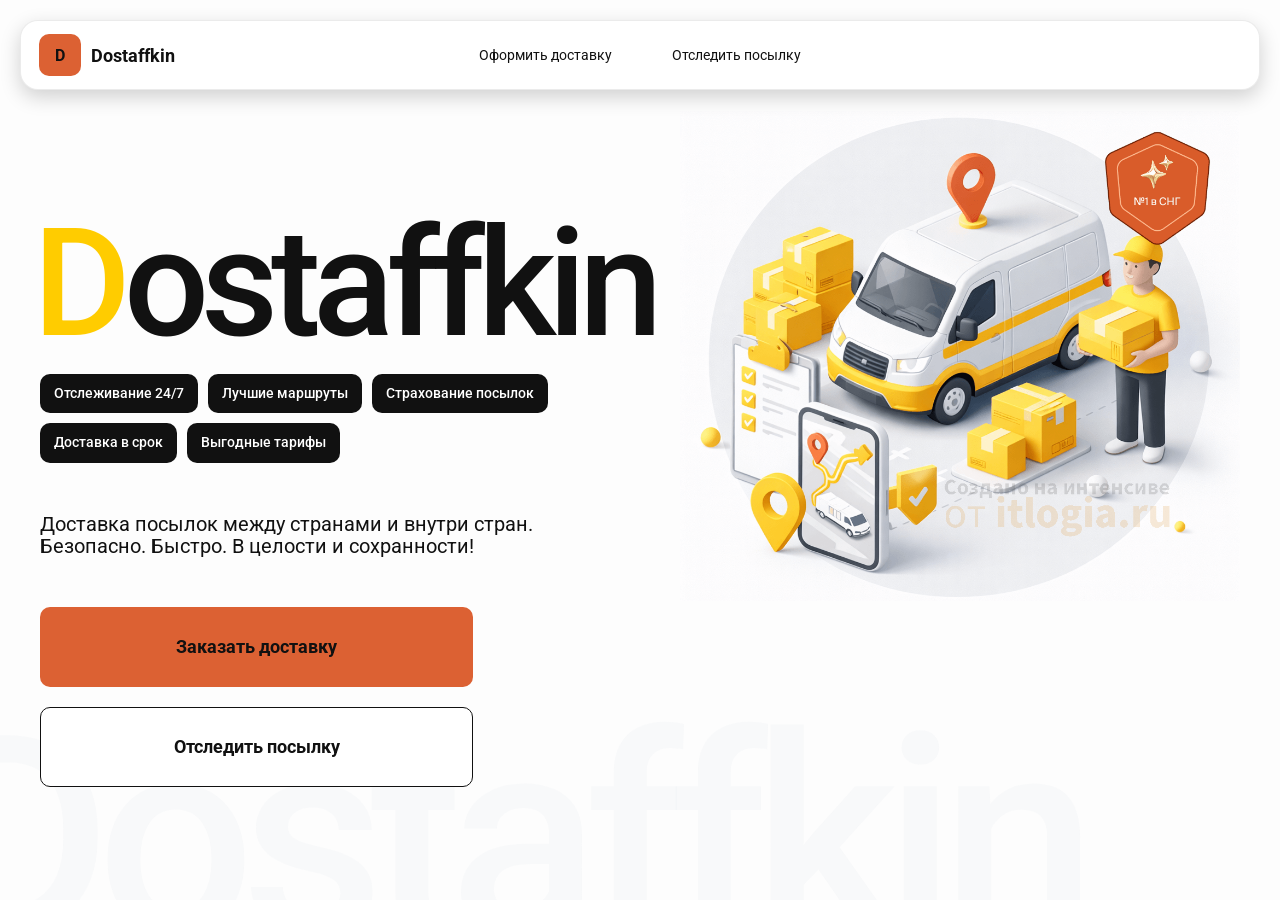
<file: index.html>
<!doctype html>
<html lang="ru">
  <head>
    <meta charset="UTF-8" />
    <meta
      name="viewport"
      content="width=device-width,initial-scale=1,maximum-scale=1,user-scalable=0"
    />
    <title>
      Dostaffkin — Доставка посылок между странами и внутри стран. Безопасно.
      Быстро. В целости и сохранности!
    </title>
    <link rel="stylesheet" href="styles/base.css" />
    <link rel="stylesheet" href="styles/base_adaptive.css" />
    <link rel="stylesheet" href="styles/index.css" />
    <link rel="stylesheet" href="styles/index_adaptive.css" />
  </head>
  <body>
    <div class="container">
      <header class="header">
        <a class="header-brand" href="#">
          <div class="header-logo">D</div>
          <div class="header-title">Dostaffkin</div>
        </a>
        <nav class="header-menu">
          <a class="header-link" href="./order.html"
            >Оформить <span>доставку</span></a
          >
          <a class="header-link" href="./track.html"
            >Отследить <span>посылку</span></a
          >
        </nav>
      </header>
      <main class="main">
        <section class="main-info">
          <div class="main-title"><span>D</span>ostaffkin</div>
          <div class="main-features">
            <div class="main-feature">Отслеживание 24/7</div>
            <div class="main-feature">Лучшие маршруты</div>
            <div class="main-feature">Страхование посылок</div>
            <div class="main-feature">Доставка в срок</div>
            <div class="main-feature">Выгодные тарифы</div>
          </div>
          <div class="main-description">
            Доставка посылок между странами и внутри стран. Безопасно. Быстро. В
            целости и сохранности!
          </div>
          <div class="main-actions">
            <a class="button" type="button" href="./order.html"
              >Заказать доставку</a
            >
            <a class="button button-white" type="button" href="./track.html"
              >Отследить посылку</a
            >
          </div>
        </section>
        <div class="main-title-ghost">Dostaffkin</div>
        <section class="main-image">
          <img src="images/main-image.png" alt="Main image" />
        </section>
      </main>
    </div>
  </body>
</html>
</file>
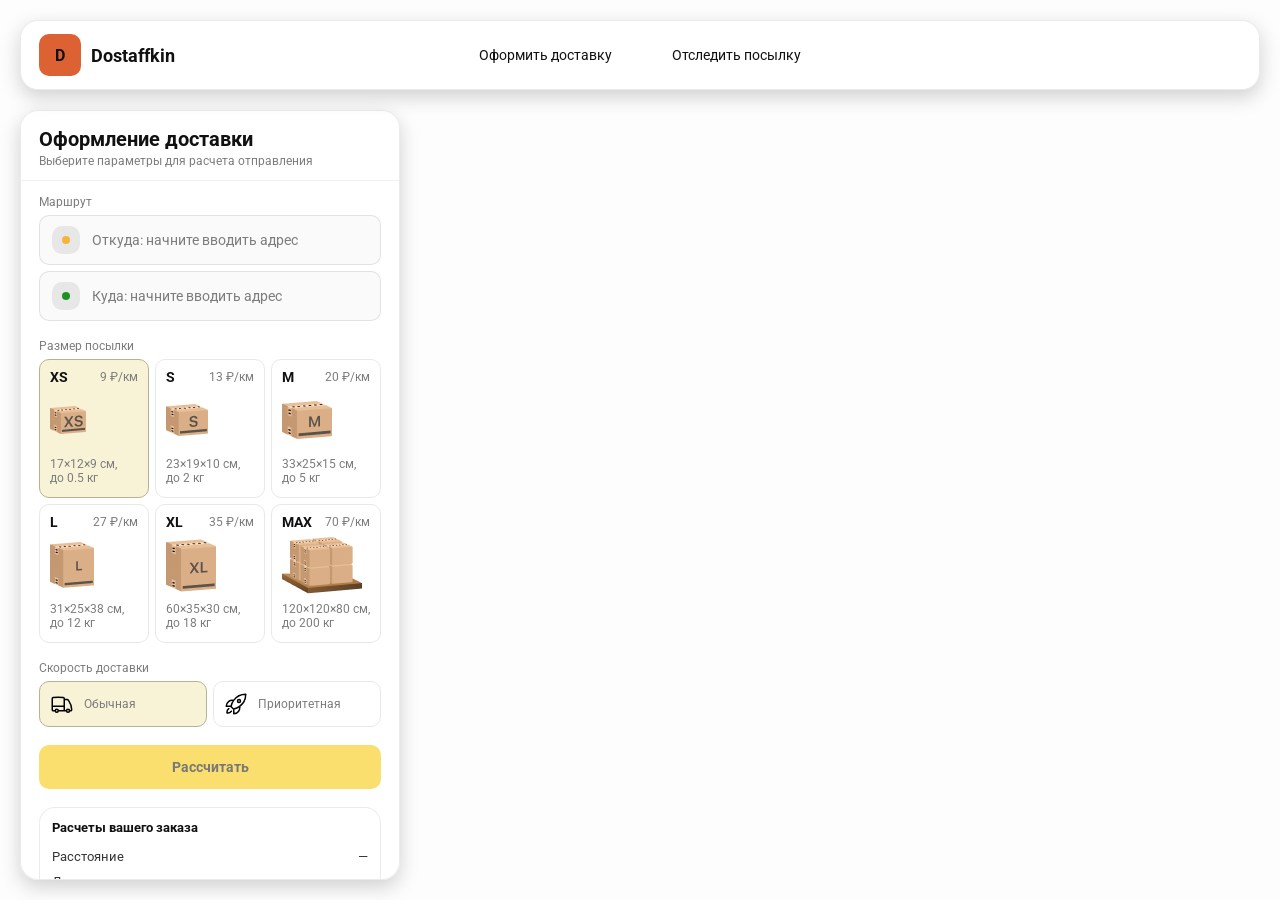
<file: order.html>
<!doctype html>
<html lang="ru">
  <head>
    <meta charset="utf-8" />
    <meta
      name="viewport"
      content="width=device-width,initial-scale=1,maximum-scale=1,user-scalable=0"
    />
    <title>Оформление доставки</title>

    <link rel="stylesheet" href="styles/base.css" />
    <link rel="stylesheet" href="styles/base_adaptive.css" />

    <link rel="stylesheet" href="styles/order.css" />
    <link rel="stylesheet" href="styles/order_adaptive.css" />

    <script
      src="https://api-maps.yandex.ru/2.1/?lang=ru_RU&apikey=cb868ec0-3af1-4409-a4fa-73f6864ee496
&suggest_apikey=80ea1cee-d467-4508-a3c7-104685287efa
"
      type="text/javascript"
    ></script>
  </head>
  <body>
    <div id="map"></div>
    <header class="header">
      <a class="header-brand" href="./index.html">
        <div class="header-logo">D</div>
        <div class="header-title">Dostaffkin</div>
      </a>
      <nav class="header-menu">
        <a class="header-link" href="#">Оформить <span>доставку</span></a>
        <a class="header-link" href="./track.html"
          >Отследить <span>посылку</span></a
        >
      </nav>
    </header>
    <aside class="main" id="sidebar">
      <div class="main-header">
        <div class="main-title">Оформление доставки</div>
        <div class="main-text">Выберите параметры для расчета отправления</div>
      </div>
      <div class="main-content">
        <div class="main-route">
          <div class="main-block-title">Маршрут</div>
          <div class="main-fields">
            <div class="main-field" id="fromField">
              <div class="main-pin"></div>
              <input
                id="from"
                placeholder="Откуда: начните вводить адрес"
                autocomplete="off"
              />
              <div
                class="main-ac"
                id="fromAc"
                role="listbox"
                aria-label="Подсказки адресов"
              ></div>
            </div>

            <div class="main-field" id="toField">
              <div class="main-pin"></div>
              <input
                id="to"
                placeholder="Куда: начните вводить адрес"
                autocomplete="off"
              />
              <div
                class="main-ac"
                id="toAc"
                role="listbox"
                aria-label="Подсказки адресов"
              ></div>
            </div>
          </div>
        </div>

        <div class="main-package">
          <div class="main-block-title">Размер посылки</div>

          <div class="main-sizes">
            <div class="main-size-card is-active" data-value="xs">
              <div class="main-size-top">
                <div class="main-size-label">XS</div>
                <div class="main-size-rate">9 ₽/км</div>
              </div>
              <div class="main-size-media">
                <img src="images/sizes/xs.png" alt="Короб XS" />
              </div>
              <div class="main-size-description">
                17×12×9 см,<br />до 0.5 кг
              </div>
            </div>

            <div class="main-size-card" data-value="s">
              <div class="main-size-top">
                <div class="main-size-label">S</div>
                <div class="main-size-rate">13 ₽/км</div>
              </div>
              <div class="main-size-media">
                <img src="images/sizes/s.png" alt="Короб S" />
              </div>
              <div class="main-size-description">23×19×10 см,<br />до 2 кг</div>
            </div>

            <div class="main-size-card" data-value="m">
              <div class="main-size-top">
                <div class="main-size-label">M</div>
                <div class="main-size-rate">20 ₽/км</div>
              </div>
              <div class="main-size-media">
                <img src="images/sizes/m.png" alt="Короб M" />
              </div>
              <div class="main-size-description">33×25×15 см,<br />до 5 кг</div>
            </div>

            <div class="main-size-card" data-value="l">
              <div class="main-size-top">
                <div class="main-size-label">L</div>
                <div class="main-size-rate">27 ₽/км</div>
              </div>
              <div class="main-size-media">
                <img src="images/sizes/l.png" alt="Короб L" />
              </div>
              <div class="main-size-description">
                31×25×38 см,<br />до 12 кг
              </div>
            </div>

            <div class="main-size-card" data-value="xl">
              <div class="main-size-top">
                <div class="main-size-label">XL</div>
                <div class="main-size-rate">35 ₽/км</div>
              </div>
              <div class="main-size-media">
                <img src="images/sizes/xl.png" alt="Короб XL" />
              </div>
              <div class="main-size-description">
                60×35×30 см,<br />до 18 кг
              </div>
            </div>

            <div class="main-size-card" data-value="max">
              <div class="main-size-top">
                <div class="main-size-label">MAX</div>
                <div class="main-size-rate">70 ₽/км</div>
              </div>
              <div class="main-size-media main-size-media-palleta">
                <img src="images/sizes/max.png" alt="Паллета" />
              </div>
              <div class="main-size-description">
                120×120×80 см,<br />до 200 кг
              </div>
            </div>
          </div>
        </div>

        <div class="main-speed">
          <div class="main-block-title">Скорость доставки</div>

          <div class="main-speeds">
            <div class="main-speed-card is-active" data-value="regular">
              <img
                class="main-speed-media"
                src="images/icons/regular.svg"
                alt="Regular"
              />
              <div class="main-speed-description">Обычная</div>
            </div>
            <div class="main-speed-card" data-value="fast">
              <img
                class="main-speed-media"
                src="images/icons/fast.svg"
                alt="Fast"
              />
              <div class="main-speed-description">Приоритетная</div>
            </div>
          </div>
        </div>

        <div class="main-calculate-block">
          <button
            id="calc"
            class="button calculate-button"
            type="button"
            disabled
          >
            Рассчитать
          </button>
        </div>

        <div class="main-result" id="result">
          <div class="main-result-title">Расчеты вашего заказа</div>
          <div class="main-result-lines">
            <div class="main-result-line">
              <span>Расстояние</span><span id="distanceValue">—</span>
            </div>
            <div class="main-result-line">
              <span>Доставим через</span><span id="durationValue">—</span>
            </div>
            <div class="main-result-line">
              <span>Тариф</span><span id="rateValue">—</span>
            </div>
          </div>
          <div class="main-price">
            <div class="main-price-label">Итого</div>
            <div class="main-price-value" id="totalValue">—</div>
          </div>
        </div>

        <div class="main-order-box">
          <div class="main-order-form" id="orderForm">
            <div class="main-order-title">Оформление доставки</div>
            <div class="main-block-info-row">
              <div class="main-block-title">Контакты</div>
              <div class="order-fields">
                <div class="main-field">
                  <input
                    id="customerName"
                    placeholder="Ваше имя"
                    autocomplete="off"
                  />
                </div>
                <div class="main-field">
                  <input
                    id="customerPhone"
                    placeholder="Ваш телефон"
                    autocomplete="off"
                    inputmode="tel"
                  />
                </div>
              </div>
            </div>
            <div class="main-block-info-row extra-info">
              <div class="main-block-title">Дополнительная информация</div>
              <div class="main-field textarea">
                <textarea
                  id="comment"
                  placeholder="Детали доставки и комментарии"
                ></textarea>
              </div>
            </div>
            <button
              id="submit"
              class="button main-submit-request"
              type="button"
              disabled
            >
              Отправить заявку
            </button>
          </div>

          <div class="main-order-success" id="orderSuccess">
            <div class="main-success-icon">✓</div>
            <div class="main-success-title">Заявка отправлена!</div>
            <div class="main-success-title">
              Номер отправления – <span id="orderId"></span>
            </div>
            <div class="main-success-subtitle">Мы скоро свяжемся с вами</div>
          </div>
        </div>
      </div>
    </aside>
    <script src="./scripts/order.js"></script>
  </body>
</html>
</file>
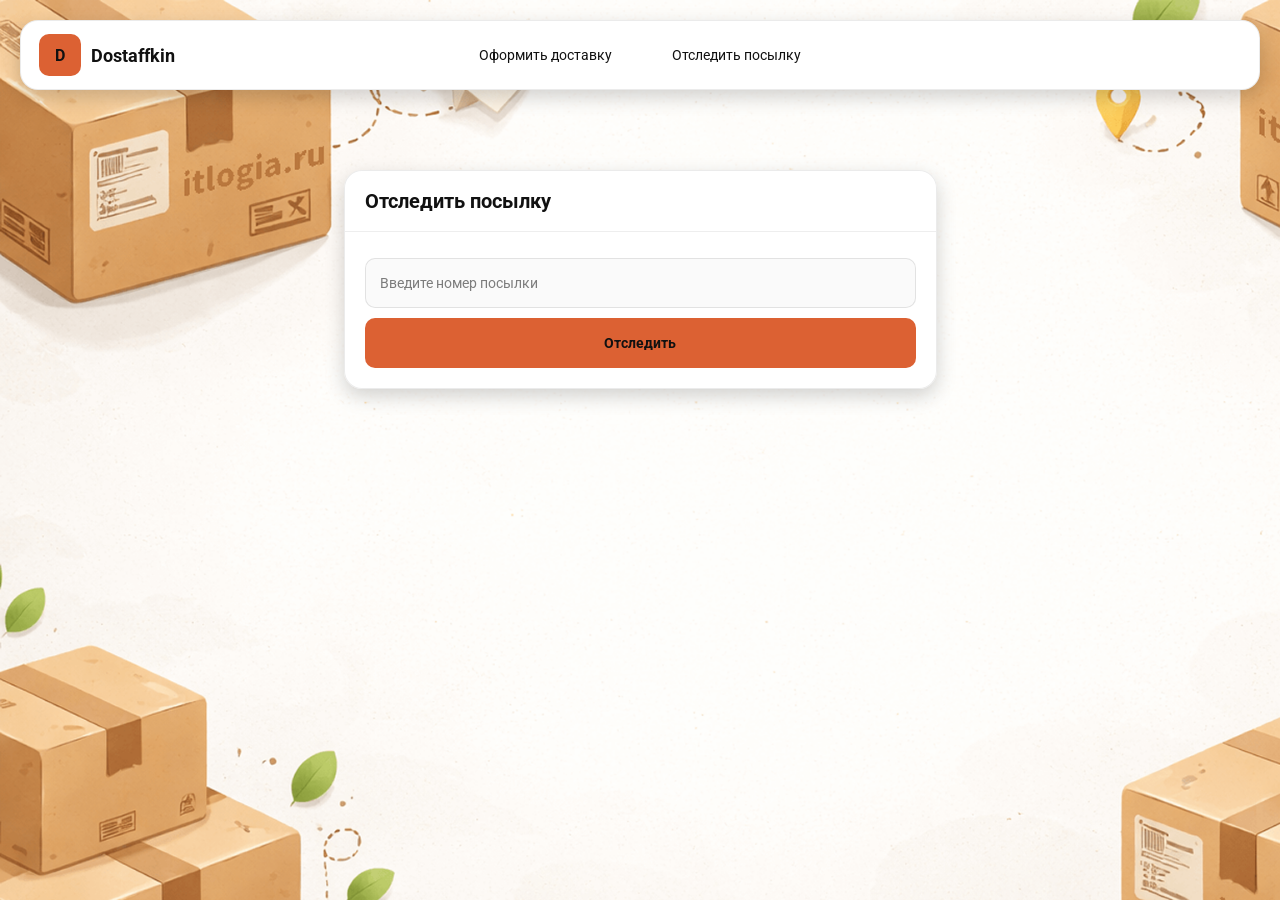
<file: track.html>
<!doctype html>
<html lang="ru">
  <head>
    <meta charset="utf-8" />
    <meta
      name="viewport"
      content="width=device-width,initial-scale=1,maximum-scale=1,user-scalable=0"
    />
    <title>Отследить посылку</title>
    <link rel="stylesheet" href="styles/base.css" />
    <link rel="stylesheet" href="styles/base_adaptive.css" />

    <link rel="stylesheet" href="styles/track.css" />
    <link rel="stylesheet" href="styles/track_adaptive.css" />
  </head>
  <body>
    <div class="container">
      <header class="header">
        <a class="header-brand" href="./index.html">
          <div class="header-logo">D</div>
          <div class="header-title">Dostaffkin</div>
        </a>
        <nav class="header-menu">
          <a class="header-link" href="./order.html"
            >Оформить <span>доставку</span></a
          >
          <a class="header-link" href="#">Отследить <span>посылку</span></a>
        </nav>
      </header>
      <main class="track-content">
        <section class="track-card track-search">
          <div class="track-title">Отследить посылку</div>
          <div class="track-action">
            <div class="main-field track-field">
              <input
                id="trackNumber"
                placeholder="Введите номер посылки"
                autocomplete="off"
              />
            </div>
            <button id="trackButton" class="button track-button" type="button">
              Отследить
            </button>
          </div>
        </section>
        <section class="track-card track-result" id="trackResult">
          <div class="track-result-header">
            <div class="track-id" id="trackIdValue"></div>
            <div class="track-routes">
              <div class="track-route">
                <div class="track-route-pin">
                  <svg
                    xmlns="http://www.w3.org/2000/svg"
                    fill="none"
                    viewBox="0 0 24 24"
                    stroke-width="1.5"
                    stroke="orange"
                    class="size-6"
                  >
                    <path
                      stroke-linecap="round"
                      stroke-linejoin="round"
                      d="M15 10.5a3 3 0 1 1-6 0 3 3 0 0 1 6 0Z"
                    />
                    <path
                      stroke-linecap="round"
                      stroke-linejoin="round"
                      d="M19.5 10.5c0 7.142-7.5 11.25-7.5 11.25S4.5 17.642 4.5 10.5a7.5 7.5 0 1 1 15 0Z"
                    />
                  </svg>
                </div>
                <div class="track-route-address" id="trackFromValue">
                  Откуда: Москва, улица Арбат, 1
                </div>
              </div>
              <div class="track-route track-route-arrow">
                <svg
                  xmlns="http://www.w3.org/2000/svg"
                  fill="none"
                  viewBox="0 0 24 24"
                  stroke-width="1.5"
                  stroke="currentColor"
                  class="size-6"
                >
                  <path
                    stroke-linecap="round"
                    stroke-linejoin="round"
                    d="M19.5 13.5 12 21m0 0-7.5-7.5M12 21V3"
                  />
                </svg>
              </div>
              <div class="track-route">
                <div class="track-route-pin">
                  <svg
                    xmlns="http://www.w3.org/2000/svg"
                    fill="none"
                    viewBox="0 0 24 24"
                    stroke-width="1.5"
                    stroke="green"
                    class="size-6"
                  >
                    <path
                      stroke-linecap="round"
                      stroke-linejoin="round"
                      d="M15 10.5a3 3 0 1 1-6 0 3 3 0 0 1 6 0Z"
                    />
                    <path
                      stroke-linecap="round"
                      stroke-linejoin="round"
                      d="M19.5 10.5c0 7.142-7.5 11.25-7.5 11.25S4.5 17.642 4.5 10.5a7.5 7.5 0 1 1 15 0Z"
                    />
                  </svg>
                </div>
                <div class="track-route-address" id="trackToValue">
                  Куда: Минск, проспект Независимости, 58
                </div>
              </div>
            </div>
          </div>
          <div class="track-info">
            <div class="track-status-title">Статус данной посылки:</div>
            <div class="track-status-list" id="trackStatusList"></div>
          </div>
        </section>
      </main>
    </div>
    <script src="./scripts/track.js"></script>
  </body>
</html>
</file>
<file: styles/base.css>
*,
*::before,
*::after {
  box-sizing: border-box;
}

@font-face {
  font-family: "Roboto";
  src: url("../fonts/Roboto-Regular.ttf");
  font-weight: normal;
}

@font-face {
  font-family: "Roboto";
  src: url("../fonts/Roboto-Bold.ttf");
  font-weight: bold;
}

@font-face {
  font-family: "Roboto";
  src: url("../fonts/Roboto-Medium.ttf");
  font-weight: 500;
}

html,
body {
  margin: 0;
  color: #111111;
  font-family: "Roboto", sans-serif;
}

body {
  background: #fdfdfd;
}

.header {
    border-radius: 18px;
    box-shadow: 0 7px 20px 0 #0000002E;
    backdrop-filter: blur(10px);
    background: #ffffff;
    left: 20px;
    border: 1px solid rgba(0, 0, 0, 0.08);
    position: fixed;
    right: 20px;
    top: 20px;
    padding: 14px 18px;
    height: 70px;
    display: flex;
    align-items: center;
    z-index: 6;
}

.header-brand {
    display: flex;
    align-items: center;
    text-decoration: none;
    gap: 10px;
}

.header-logo {
    width: 42px;
    height: 42px;
    border-radius: 10px;
    background: #DC6133;
    display: grid;
    place-items: center;
    font-weight: bold;
    color: #111;
}

.header-title {
    font-size: 18px;
    font-weight: bold;
    color: #111111;
    text-decoration: none;
}

.header-menu {
    display: flex;
    align-items: center;
    gap: 60px;
    margin: 0;
    position: absolute;
    left: 50%;
    transform: translateX(-50%);
}

.header-link {
    font-size: 14px;
    color: #111111;
    text-decoration: none;
}

.button {
    border: 0;
    outline: none;
    height: 44px;
    border-radius: 10px;
    font-size: 14px;
    font-weight: bold;
    cursor: pointer;
    font-family: inherit;
    transition: transform .08s ease, opacity .12s ease;
    background: #DC6133;
    color: #111111;
    text-align: center;
    text-decoration: none;
}

.button:hover {
    background-color: #E5BC19;
}

.button:disabled {
    cursor: not-allowed;
    background-color: #FADE6E;
    color: #787878;
    transform: none;
}

.button.button-white {
    background: #ffffff;
    border: 1px solid #111111;
}

.button.button-white:hover {
    background: rgb(241 241 241);
}

.main-field {
    display: flex;
    align-items: center;
    margin-top: 6px;
    gap: 10px;
    border: 1px solid #1111111A;
    background: #FAFAFA;
    border-radius: 10px;
    padding: 10px 12px;
    position: relative;
    box-sizing: border-box;
    height: 50px;
}

.main-field.textarea {
    height: auto;
}

.main-pin {
    width: 28px;
    height: 28px;
    border-radius: 10px;
    background: rgba(17, 17, 17, 0.08);
    display: grid;
    place-items: center;
    flex: 0 0 auto;
    position: relative;
}

.main-pin::before {
    content: "";
    width: 8px;
    height: 8px;
    border-radius: 999px;
    background: orange;
    opacity: .75;
    display: block;
}

.main-field:last-child .main-pin::before {
    background: green;
    opacity: .85;
}

input, textarea {
    width: 100%;
    border: 0;
    outline: none;
    background: transparent;
    font-size: 14px;
    color: #111111;
    font-family: inherit;
}

textarea {
    resize: vertical;
    min-height: 72px;
    padding: 2px 0;
}

input::placeholder, textarea::placeholder {
    color: #7C7C7C;
}

.main-field:focus-within {
    border-color: rgba(0, 0, 0, 0.20);
    box-shadow: 0 0 0 4px rgba(255, 204, 0, 0.35);
    background: rgba(255, 255, 255, 0.75);
}
</file>
<file: styles/base_adaptive.css>
@media (max-width: 767px) {
    .header {
        left: 10px;
        right: 10px;
        top: 10px;
    }

    .header-link span {
        display: none;
    }

    .header-menu {
        gap: 20px;
        justify-content: flex-start;
        margin: 0 0 0 30px;
        position: static;
        transform: none;
    }
}

@media (max-width: 420px) {
    .header-title {
        display: none;
    }
}

@media (max-width: 374px) {
    .header-menu {
        gap: 10px;
        margin: 0 0 0 10px;
    }
}
</file>
<file: styles/index.css>
.container {
  overflow: hidden;
  min-height: 100vh;
}

.main {
  padding: 111px 40px 40px;
  position: relative;
  display: flex;
}

.main-info {
  max-width: 840px;
  width: 100%;
  position: relative;
}

.main-title {
  margin-top: 98px;
  font-weight: 500;
  font-size: 200px;
  line-height: 1;
  letter-spacing: -0.05em;
  color: #111111;
  left: -15px;
  position: relative;
}

.main-title span {
  color: #ffcc00;
}

.main-features {
    margin-top: 15px;
    display: flex;
    flex-wrap: wrap;
    gap: 10px;
}

.main-feature {
    background: #111111;
    color: #ffffff;
    padding: 12px 14px;
    font-weight: 500;
    font-size: 14px;
    line-height: 1.1;
    border-radius: 10px;
}

.main-description {
    margin-top: 50px;
    max-width: 500px;
    font-size: 20px;
    line-height: 1.1;
    color: #111111;
}

.main-actions {
    margin-top: 50px;
    display: flex;
    flex-direction: column;
    gap: 20px;
}

.main-actions .button {
    height: 80px;
    width: 433px;
    font-size: 18px;
    font-weight: bold;
    place-items: center;
    display: grid;
}

.main-title-ghost {
    position: absolute;
    z-index: -1;
    left: -70px;
    bottom: -150px;
    font-weight: 500;
    font-size: 278px;
    line-height: 1;
    letter-spacing: -0.05em;
    color: #ECEDF04D;
}

.main-image {
    width: 1024px;
    top: 100px;
    z-index: -2;
}

.main-image img {
    width: 100%;
    max-width: 1024px;
    height: auto;
    display: block;
}
</file>
<file: styles/index_adaptive.css>
@media (max-width: 1760px) {
  .main-title {
    font-size: 150px;
    left: -7px;
  }

  .main-info {
    max-width: 640px;
  }
}

@media (max-width: 1200px) {
  .main-info {
    max-width: 540px;
  }

  .main {
    padding: 111px 20px 20px;
  }

  .main-title {
    font-size: 120px;
    left: -4px;
  }

  .main-title-ghost {
    font-size: 220px;
  }
}

@media (max-width: 1200px) {
  .main-info {
    max-width: 540px;
  }

  .main {
    padding: 111px 20px 20px;
  }

  .main-title {
    font-size: 120px;
    left: -4px;
  }

  .main-title-ghost {
    font-size: 220px;
  }
}

@media (max-width: 1024px) {
  .main-title {
    margin-top: 30px;
  }

  .main {
    flex-direction: column-reverse;
  }

  .main-image {
    max-width: 350px;
    position: absolute;
    left: 370px;
    top: 370px;
  }

  .main-info {
    max-width: 100%;
  }

  .main-actions {
    gap: 10px;
  }

  .main-actions .button {
    height: 50px;
    font-size: 14px;
    width: auto;
    max-width: 300px;
  }

  .main-description {
    max-width: 350px;
  }
}

@media (max-width: 570px) {
    .main-title {
        font-size: 88px;
    }

    .main-description {
        max-width: 100%
    }

    .main-actions {
       width: 100%;
    }

    .main-actions .button {
        width: 100%;
        max-width: 100%
    }

    .main-image {
        max-width: 650px;
        position: absolute;
        left: 170px;
        top: 70px;
        opacity: 0.2;
    }
}

@media (max-width: 400px) {
    .main-title {
        font-size: 70px;
    }
}
</file>
<file: styles/order.css>
#map {
  position: fixed;
  inset: 0;
}

.main {
  border-radius: 18px;
  box-shadow: 0 7px 20px 0 #0000002e;
  backdrop-filter: blur(10px);
  background: rgba(255, 255, 255, 0.96);
  left: 20px;
  border: 1px solid rgba(0, 0, 0, 0.08);
  position: fixed;
  top: 110px;
  bottom: 20px;
  width: 380px;
  display: flex;
  flex-direction: column;
  overflow: hidden;
  z-index: 5;
}

.main-header {
  padding: 18px 18px 12px 18px;
  border-bottom: 1px solid rgba(0, 0, 0, 0.06);
  display: flex;
  flex-direction: column;
}

.main-title {
  font-size: 20px;
  line-height: 100%;
  font-weight: bold;
}

.main-text {
  font-size: 12px;
  margin-top: 5px;
  color: #7c7c7c;
}

.main-content {
  padding: 14px 18px 18px 18px;
  overflow: auto;
  scrollbar-width: none;
  display: flex;
  flex-direction: column;
  gap: 18px;
  flex: 1;
}

.main-block-title {
  font-size: 12px;
  color: #7c7c7c;
}

.main-route .main-block-title,
.main-package .main-block-title {
  margin-bottom: 6px;
}

.main-sizes {
  display: grid;
  gap: 6px;
  grid-template-columns: repeat(3, 1fr);
}

.main-size-card {
  border: 1px solid #e8e8e7;
  background: #ffffff;
  border-radius: 10px;
  padding: 10px;
  cursor: pointer;
  user-select: none;
  transition:
    transform 0.08s ease,
    border-color 0.12s ease,
    background 0.12s ease;
  min-height: 139px;
}

.main-size-card:hover {
  transform: translateY(-1px);
}

.main-size-card.is-active {
  background-color: #f8f2d6;
  border-color: #b7b196;
}

.main-size-top {
  display: flex;
  align-items: center;
  justify-content: space-between;
}

.main-size-label {
  font-weight: bold;
  font-size: 14px;
  color: #111111;
  line-height: 100%;
}

.main-size-rate {
  font-size: 12px;
  color: #7c7c7c;
  line-height: 100%;
}

.main-size-media {
  margin-top: 8px;
  height: 57px;
}

.main-size-description {
  margin-top: 8px;
  font-size: 12px;
  color: #7c7c7c;
  line-height: 1.2;
}

.calculate-button {
  width: 100%;
}

.main-result {
  border: 1px solid rgba(0, 0, 0, 0.08);
  background: rgba(255, 255, 255, 0.75);
  border-radius: 16px;
  padding: 12px;
  line-height: 1.25;
}

.main-result-title {
  font-weight: bold;
  font-size: 13px;
  color: #111111;
  margin-bottom: 13px;
}

.main-result-lines {
  gap: 8px;
  display: flex;
  flex-direction: column;
}

.main-result-line {
  font-size: 13px;
  color: rgba(17, 17, 17, 0.85);
  display: flex;
  justify-content: space-between;
}

.main-price {
  margin-top: 18px;
  padding-top: 10px;
  border-top: 1px dashed rgba(0, 0, 0, 0.12);
  display: flex;
  align-items: baseline;
  justify-content: space-between;
}

.main-price-label {
  font-size: 12px;
  color: rgba(17, 17, 17, 0.55);
}

.main-price-value {
  font-size: 20px;
  font-weight: bold;
  color: #111111;
  letter-spacing: -0.3px;
}

.main-order-box {
  background: #ffffff;
  border: 1px solid #e8e8e7;
  border-radius: 10px;
  padding: 12px;
}

.main-order-title {
  margin-bottom: 8px;
  font-weight: bold;
  font-size: 14px;
  color: #111111;
}

.main-block-info {
  display: flex;
  flex-direction: column;
  gap: 6px;
}

.order-fields {
  display: grid;
  grid-template-columns: 1fr 1fr;
  column-gap: 10px;
  margin-top: 6px;
}

.main-block-info-row.extra-info {
  display: block;
  margin-top: 13px;
}

.main-submit-request {
  width: 100%;
  margin-top: 6px;
}

.main-order-success {
  display: none;
  text-align: center;
  padding: 22px 12px;
  gap: 12px;
}

.main-order-success.is-visible {
  display: flex;
  flex-direction: column;
  align-items: center;
}

.main-success-icon {
  width: 56px;
  height: 56px;
  border-radius: 50%;
  background: #16a34a;
  color: #ffffff;
  display: grid;
  place-items: center;
  font-size: 30px;
}

.main-success-title {
  font-size: 14px;
  font-weight: bold;
  color: #111111;
}

.main-success-subtitle {
  font-size: 12px;
  color: rgba(17, 17, 17, 0.55);
  line-height: 1.3;
}

.main-speed .main-block-title {
  margin-bottom: 6px;
}

.main-speeds {
  display: grid;
  gap: 6px;
  grid-template-columns: repeat(2, 1fr);
}

.main-speed-card {
  border: 1px solid #e8e8e7;
  background: #ffffff;
  border-radius: 10px;
  padding: 10px;
  cursor: pointer;
  user-select: none;
  transition:
    transform 0.08s ease,
    border-color 0.12s ease,
    background 0.12s ease;
  display: flex;
  align-items: center;
  gap: 10px;
}

.main-speed-card:hover {
  transform: translateY(-1px);
}

.main-speed-card.is-active {
  background-color: #f8f2d6;
  border-color: #b7b196;
}

.main-speed-description {
  font-size: 12px;
  color: #7c7c7c;
  line-height: 1.2;
}
</file>
<file: styles/order_adaptive.css>
@media (max-width: 767px) {
    .main {
        left: 10px;
        right: 10px;
        top: 50%;
        bottom: 12px;
        width: auto;
        max-width: none;
    }
}

@media (max-width: 420px) {
    .main-sizes {
        grid-template-columns: repeat(2, 1fr);
    }
}
</file>
<file: styles/track.css>
.container {
    background: #F4F4F4 url("../images/track-bg.png");
    background-size: cover;
    min-height: 100vh;
    padding: 170px 0 50px 0;
}

.track-content {
    width: 593px;
    margin: 0 auto;
}

.track-card {
    width: 100%;
    border-radius: 18px;
    box-shadow: 0 7px 20px 0 #0000002E;
    backdrop-filter: blur(10px);
    background: rgba(255, 255, 255, 0.96);
    border: 1px solid rgba(0, 0, 0, 0.08);
}

.track-title {
    font-size: 20px;
    line-height: 100%;
    font-weight: bold;
    border-bottom: 1px solid #EEEEEE;
    padding: 20px;
}

.track-action {
    padding: 20px;
}

.track-button {
    width: 100%;
    height: 50px;
}

.track-field {
    margin-bottom: 10px;
}

.track-result {
    margin-top: 5px;
    display: none;
}

.track-result.is-visible {
    display: block;
}

.track-result-header {
    font-weight: bold;
    font-size: 14px;
    color: #111111;
    padding: 20px;
    border-bottom: 1px solid #EEEEEE;
}

.track-id {
    margin-bottom: 12px;
    font-size: 20px;
}

.track-routes {
    display: flex;
    flex-direction: column;
    gap: 10px;
    font-weight: normal;
}

.track-route {
    display: flex;
    align-items: center;
    gap: 10px;
}

.track-route-pin {
    width: 24px;
    height: 24px;
    flex-shrink: 0;
}

.track-route-arrow {
    padding: 15px 0;
    width: 24px;
    height: 24px;
}

.track-info {
    padding: 20px;
}

.track-status {
    display: flex;
    align-items: center;
    font-size: 12px;
    gap: 10px;
}

.track-status-title {
    font-size: 14px;
    color: #111111;
    margin-bottom: 20px;
}

.track-status-list {
    display: flex;
    flex-direction: column;
    gap: 15px;
}

.track-status-icon {
    width: 40px;
    height: 40px;
    border-radius: 50%;
    background: rgba(17, 17, 17, 0.08);
    display: grid;
    place-items: center;
    flex: 0 0 auto;
}

.track-status.created .track-status-icon {
    background-color: #F1CB00;
}

.track-status.in-way .track-status-icon {
    background-color: #F08A11;
}

.track-status.ready .track-status-icon {
    background-color: #A35D0A;
}

.track-status.done .track-status-icon {
    background-color: #37C93B;
}

.track-status-text {
    display: flex;
    align-items: center;
    justify-content: space-between;
    color: #111111;
    font-size: 12px;
    flex: 1;
}

.track-status-date {
    color: rgba(17, 17, 17, 0.55);
}
</file>
<file: styles/track_adaptive.css>
@media (max-width: 767px) {
    .container {
        padding: 130px 0 50px 0;
    }

    .track-content {
        width: 100%;
        padding-left: 10px;
        padding-right: 10px;
    }

    .track-result-header {
        padding: 20px;
    }
}
</file>
